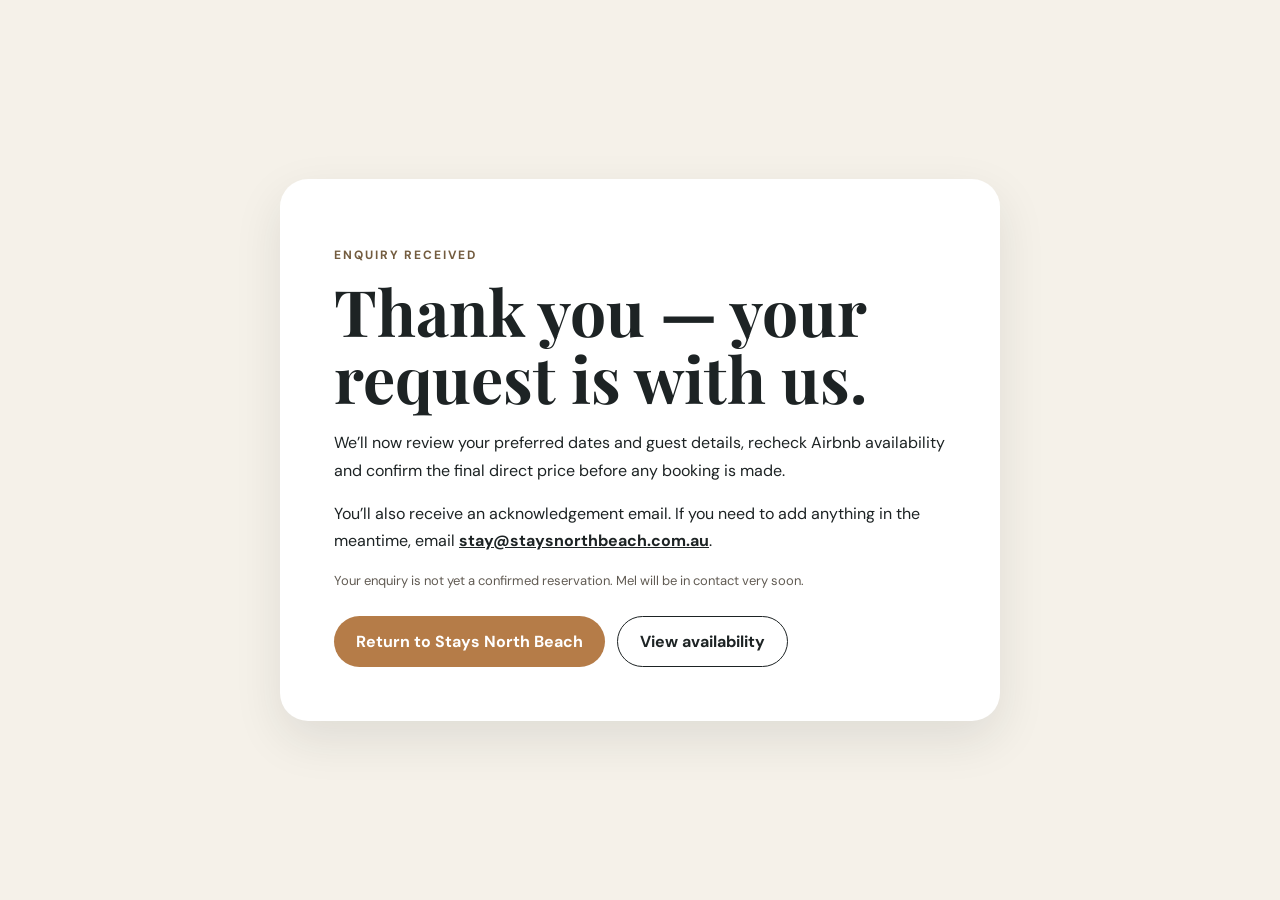
<file: thank-you.html>
<!doctype html>
<html lang="en-AU">
<head>
  <meta charset="utf-8">
  <meta name="viewport" content="width=device-width,initial-scale=1">
  <title>Enquiry received | Stays North Beach</title>
  <meta name="description" content="Thank you for your Stays North Beach enquiry. We have received your request and will be in contact very soon.">
  <meta name="robots" content="noindex,nofollow">
  <meta name="theme-color" content="#171a1a">
  <link rel="preconnect" href="https://fonts.googleapis.com">
  <link rel="preconnect" href="https://fonts.gstatic.com" crossorigin>
  <link href="https://fonts.googleapis.com/css2?family=DM+Sans:wght@400;500;600;700&family=Playfair+Display:wght@500;600&display=swap" rel="stylesheet">
  <link rel="stylesheet" href="styles.css?v=20261013-1">
  <link rel="stylesheet" href="site-upgrades.css?v=20261013-3">
</head>
<body>
  <main class="thank-you-page">
    <section class="thank-you-card">
      <p class="eyebrow dark">ENQUIRY RECEIVED</p>
      <h1>Thank you — your request is with us.</h1>
      <p>We’ll now review your preferred dates and guest details, recheck Airbnb availability and confirm the final direct price before any booking is made.</p>
      <p>You’ll also receive an acknowledgement email. If you need to add anything in the meantime, email <a href="mailto:stay@staysnorthbeach.com.au"><strong>stay@staysnorthbeach.com.au</strong></a>.</p>
      <p class="small-note">Your enquiry is not yet a confirmed reservation. Mel will be in contact very soon.</p>
      <div class="thank-you-actions"><a class="button" href="/">Return to Stays North Beach</a><a class="button button-secondary" href="/#availability">View availability</a></div>
    </section>
  </main>
</body>
</html>
</file>
<file: styles.css>
*{box-sizing:border-box}html{scroll-behavior:smooth;-webkit-text-size-adjust:100%}body{margin:0;min-width:320px;overflow-x:hidden;font-family:'DM Sans',sans-serif;color:#1d2324;background:#f5f1e9}a{color:inherit}button,input,select,textarea{font:inherit}img{max-width:100%;height:auto}#stays,#availability,#contact{scroll-margin-top:96px}.site-header{position:sticky;top:0;z-index:20;display:flex;justify-content:space-between;align-items:center;gap:24px;padding:14px clamp(18px,5vw,72px);background:rgba(245,241,233,.96);backdrop-filter:blur(10px);border-bottom:1px solid #d7d0c5}.brand{display:flex;align-items:center;gap:10px;text-decoration:none;flex:0 0 auto}.brand-mark{display:grid;place-items:center;width:42px;height:42px;border-radius:50%;background:#1e292b;color:#fff;font-weight:700}.brand span:last-child{display:flex;flex-direction:column}.brand small{font-size:11px;text-transform:uppercase;letter-spacing:.15em}.header-actions{display:flex;align-items:center;gap:10px;min-width:0}.site-header nav{display:flex;align-items:center;gap:8px;flex-wrap:wrap;justify-content:flex-end}.site-header nav a{display:flex;align-items:center;min-height:44px;padding:8px 10px;border-radius:999px;text-decoration:none;font-size:14px;font-weight:600;white-space:nowrap}.site-header nav a:hover{background:#ebe4d9}.social-links{display:flex;align-items:center;gap:8px;flex:0 0 auto}.social-links a{text-decoration:none}.social-links-header a{display:grid;place-items:center;width:40px;height:40px;min-width:40px;max-width:40px;min-height:40px;max-height:40px;overflow:hidden;border-radius:50%;background:#fff;border:1px solid #d7d0c5;color:#1e292b;transition:transform .15s ease,background .15s ease;flex:0 0 40px}.social-links-header a:hover{background:#ebe4d9;transform:translateY(-1px)}.social-links-header svg{display:block!important;width:18px!important;height:18px!important;min-width:18px!important;max-width:18px!important;min-height:18px!important;max-height:18px!important;fill:currentColor!important;flex:none!important}.hero{min-height:72vh;padding:clamp(64px,8vw,110px) clamp(22px,8vw,120px);display:grid;grid-template-columns:minmax(0,1.3fr) minmax(280px,.7fr);gap:clamp(32px,5vw,70px);align-items:center;background:linear-gradient(135deg,#1c2728,#2e3a38);color:#fff}.hero>div:first-child{max-width:820px}.eyebrow{font-size:12px;letter-spacing:.16em;font-weight:700;line-height:1.5}.eyebrow.dark{color:#735c3f}.eyebrow.light{color:#d3b17b}.hero h1,.section h2,.stay-grid h3{font-family:'Playfair Display',serif}.hero h1{font-size:clamp(46px,7vw,92px);line-height:.96;margin:16px 0;overflow-wrap:anywhere}.hero em{color:#d6b178}.lead{font-size:clamp(17px,1.5vw,20px);line-height:1.7;max-width:720px}.hero-panel{display:flex;flex-direction:column;gap:16px;padding:clamp(24px,3vw,38px);border:1px solid rgba(255,255,255,.2);border-radius:26px;background:rgba(255,255,255,.06);font-family:'Playfair Display',serif;font-size:clamp(22px,2.4vw,30px)}.hero-cta-row{display:flex;align-items:center;gap:14px;flex-wrap:wrap;margin-top:18px}.direct-save-pill{display:inline-flex;align-items:center;min-height:42px;padding:10px 14px;border:1px solid rgba(255,255,255,.28);border-radius:999px;background:rgba(255,255,255,.08);font-size:14px;font-weight:700;color:#f2d8b2}.button{display:inline-flex;align-items:center;justify-content:center;min-height:48px;border:0;border-radius:999px;background:#b57c48;color:#fff;padding:14px 22px;font-weight:700;text-decoration:none;cursor:pointer;touch-action:manipulation}.button:hover{filter:brightness(.96)}.button:focus-visible,.cal-nav:focus-visible,.cal-day:focus-visible,.site-header a:focus-visible,.request input:focus-visible,.request select:focus-visible,.request textarea:focus-visible,.social-links a:focus-visible{outline:3px solid #d6b178;outline-offset:2px}.section{padding:clamp(60px,7vw,96px) clamp(22px,8vw,120px)}.section-heading{max-width:820px;margin-bottom:34px}.section-heading h2{font-size:clamp(38px,5vw,64px);line-height:1.05;margin:8px 0 14px}.section-heading p{line-height:1.7}.stay-grid,.availability-grid{display:grid;grid-template-columns:repeat(2,minmax(0,1fr));gap:clamp(18px,2vw,26px);max-width:1400px}.stay-grid article{background:#1e292b;color:#fff;padding:clamp(26px,3vw,38px);border-radius:26px;min-height:280px}.stay-grid h3{font-size:clamp(31px,3vw,40px);line-height:1.05;margin:18px 0;overflow-wrap:anywhere}.stay-grid p{line-height:1.7}.detail{color:#d6b178;font-weight:700}.availability{background:#fff}.direct-save-banner{max-width:1400px;display:flex;flex-direction:column;gap:5px;margin:0 0 18px;padding:18px 20px;border-radius:16px;background:#2f5b38;color:#fff;box-shadow:0 8px 24px rgba(47,91,56,.12)}.direct-save-banner strong{font-size:20px}.direct-save-banner span{line-height:1.6;color:#eef5ef}.request-saving{margin-top:14px;padding:13px 15px;border-left:4px solid #b57c48;border-radius:8px;background:#f0e4d7;color:#4d3928}.status{max-width:1400px;margin:12px 0 26px;padding:14px 16px;border-radius:14px;background:#f0ece4;line-height:1.5}.availability-card{min-width:0;padding:clamp(18px,2.5vw,28px);border:1px solid #ddd5ca;border-radius:22px;background:#faf8f4}.availability-card h3{margin-top:0;overflow-wrap:anywhere}.calendar-list{margin-top:18px}.calendar-shell{min-width:0;background:#fff;border:1px solid #e3ddd4;border-radius:18px;padding:clamp(12px,1.6vw,18px)}.calendar-toolbar{display:grid;grid-template-columns:44px minmax(0,1fr) 44px;align-items:center;gap:8px;margin-bottom:14px}.calendar-title{text-align:center;font-family:'Playfair Display',serif;font-size:clamp(20px,2vw,25px);font-weight:600;line-height:1.2}.cal-nav{display:grid;place-items:center;width:44px;height:44px;border:1px solid #d8d0c4;border-radius:50%;background:#f7f3ec;cursor:pointer;font-size:26px;line-height:1;color:#3d4748;touch-action:manipulation}.cal-nav:hover{background:#eee6dc}.calendar-grid{display:grid;grid-template-columns:repeat(7,minmax(0,1fr));gap:clamp(3px,.6vw,6px)}.cal-weekday{text-align:center;font-size:11px;font-weight:700;letter-spacing:.04em;text-transform:uppercase;color:#71695f;padding:6px 0}.cal-day{aspect-ratio:1/1;min-width:0;display:flex;align-items:center;justify-content:center;border-radius:10px;font-size:clamp(11px,1.2vw,14px);font-weight:600;position:relative;border:1px solid transparent;padding:0}.cal-day.available{background:#edf5ed;color:#2f5b38;border-color:#d5e6d5}.cal-day.blocked{background:#efe7e2;color:#885348;border-color:#e4d3cc}.cal-day.past{opacity:.38}.cal-day.today{outline:2px solid #b57c48;outline-offset:1px}.cal-day.empty{background:transparent;border:0}.cal-day.available:not(.past){cursor:pointer;touch-action:manipulation}.cal-day.available:not(.past):hover{background:#dfeee0}.cal-day.selected-start,.cal-day.selected-end{background:#b57c48;color:#fff;border-color:#9c6638}.cal-day.selected-range{background:#e8d7c5;color:#6c4929;border-color:#dbc1a8}.calendar-legend{display:flex;gap:16px;flex-wrap:wrap;margin-top:14px;font-size:12px;color:#5e5952}.calendar-legend span{display:flex;align-items:center;gap:7px}.legend-dot{width:10px;height:10px;border-radius:50%;display:inline-block}.available-dot{background:#b7d7b9}.blocked-dot{background:#c99686}.selected-dot{background:#b57c48}.calendar-help{margin:14px 0 0;padding:11px 12px;border-radius:10px;background:#f7f3ec;color:#514a43;font-size:13px;line-height:1.5}.request form{max-width:900px}.form-grid{display:grid;grid-template-columns:repeat(2,minmax(0,1fr));gap:18px}.request label{display:grid;gap:8px;margin-bottom:16px;font-weight:600}.request input,.request select,.request textarea{width:100%;min-height:48px;padding:13px;border:1px solid #cfc7ba;border-radius:10px;background:#fff;font:inherit;color:#1d2324}.request textarea{min-height:120px;resize:vertical}.hidden{display:none}.form-message{font-weight:600;line-height:1.5}.small-note{font-size:13px;color:#615b53;line-height:1.6}footer{display:flex;justify-content:space-between;align-items:center;gap:22px;padding:30px clamp(22px,8vw,120px);background:#1e292b;color:#fff}.footer-brand{display:flex;flex-direction:column;gap:4px}.social-links-footer{flex-wrap:wrap}.social-links-footer a{display:inline-flex;align-items:center;justify-content:center;min-height:44px;padding:10px 14px;border:1px solid rgba(255,255,255,.24);border-radius:999px;color:#fff;font-weight:600}.social-links-footer a:hover{background:rgba(255,255,255,.08)}
@media(max-width:1050px){.hero{grid-template-columns:1fr;min-height:auto}.hero-panel{max-width:620px}.stay-grid,.availability-grid{grid-template-columns:1fr}.availability-card{max-width:760px}.section-heading{margin-bottom:28px}.header-actions{gap:6px}.site-header nav{gap:4px}.site-header nav a{padding-left:8px;padding-right:8px}}
@media(max-width:800px){#stays,#availability,#contact{scroll-margin-top:78px}.site-header{padding:10px 16px}.site-header nav{display:none}.header-actions{margin-left:auto}.social-links-header a{width:38px;height:38px;min-width:38px;max-width:38px;min-height:38px;max-height:38px;flex-basis:38px}.social-links-header svg{width:17px!important;height:17px!important;min-width:17px!important;max-width:17px!important;min-height:17px!important;max-height:17px!important}.brand-mark{width:38px;height:38px}.hero{padding:56px 20px 64px;gap:28px}.hero h1{font-size:clamp(42px,13vw,64px)}.hero-panel{font-size:24px}.hero-cta-row{align-items:stretch}.direct-save-pill{width:100%;justify-content:center}.section{padding:54px 18px}.section-heading h2{font-size:clamp(36px,11vw,52px)}.stay-grid article{min-height:0}.availability-card{padding:16px}.calendar-shell{padding:12px}.calendar-toolbar{grid-template-columns:44px minmax(0,1fr) 44px}.calendar-grid{gap:3px}.cal-weekday{font-size:10px;letter-spacing:0}.cal-day{font-size:12px;border-radius:8px}.calendar-legend{gap:12px}.direct-save-banner{padding:16px}.direct-save-banner strong{font-size:18px}.form-grid{grid-template-columns:1fr;gap:0}.request input,.request select,.request textarea{font-size:16px}.request .button{width:100%}footer{flex-direction:column;align-items:flex-start;gap:16px;padding:26px 18px}.social-links-footer{width:100%}.social-links-footer a{flex:1;min-width:120px}}
@media(max-width:420px){.hero{padding-left:16px;padding-right:16px}.section{padding-left:14px;padding-right:14px}.availability-card{padding:12px}.calendar-shell{padding:10px}.calendar-toolbar{grid-template-columns:40px minmax(0,1fr) 40px}.cal-nav{width:40px;height:40px}.calendar-title{font-size:19px}.calendar-grid{gap:2px}.cal-day{font-size:11px;border-radius:7px}.cal-weekday{font-size:9px}.calendar-help{font-size:12px;padding:10px}.calendar-legend{font-size:11px}.site-header{padding-left:12px;padding-right:12px}.brand small{font-size:10px}.social-links-header{gap:6px}.social-links-header a{width:36px;height:36px;min-width:36px;max-width:36px;min-height:36px;max-height:36px;flex-basis:36px}.social-links-header svg{width:16px!important;height:16px!important;min-width:16px!important;max-width:16px!important;min-height:16px!important;max-height:16px!important}.social-links-footer{flex-direction:column}.social-links-footer a{width:100%}}
</file>
<file: site-upgrades.css>
.hero-premium{align-items:stretch;gap:clamp(28px,5vw,72px);padding-top:clamp(42px,6vw,84px);padding-bottom:clamp(42px,6vw,84px)}.hero-premium .hero-copy{display:flex;flex-direction:column;justify-content:center}.hero-premium .lead{max-width:760px}.hero-visual{margin:0;position:relative;overflow:hidden;border-radius:28px;min-height:520px;background:#111}.hero-visual img{width:100%;height:100%;min-height:520px;object-fit:cover;display:block}.hero-visual:after{content:"";position:absolute;inset:auto 0 0 0;height:34%;background:linear-gradient(transparent,rgba(0,0,0,.72));pointer-events:none}.hero-visual figcaption{position:absolute;z-index:2;left:24px;bottom:20px;color:#fff;font-size:13px;letter-spacing:.18em;text-transform:uppercase}.button-secondary{background:transparent!important;color:inherit!important;border:1px solid currentColor!important}.hero-trust{display:flex;flex-wrap:wrap;gap:10px;margin-top:22px}.hero-trust span{padding:9px 13px;border-radius:999px;border:1px solid rgba(255,255,255,.22);font-size:12px;letter-spacing:.08em;text-transform:uppercase}.stay-card{overflow:hidden;padding:0!important}.stay-card .stay-copy{padding:clamp(26px,3vw,38px)}.stay-photo-main{display:block;width:100%;height:clamp(280px,34vw,470px);object-fit:cover}.stay-gallery{display:grid;grid-template-columns:repeat(2,minmax(0,1fr));gap:8px;padding:8px}.stay-gallery img{display:block;width:100%;aspect-ratio:4/3;object-fit:cover;border-radius:14px}.premium-stay-grid .stay-card{box-shadow:0 18px 50px rgba(22,24,23,.08)}.booking-benefits{background:#18201d;color:#fff}.booking-benefits .section-heading .eyebrow,.booking-benefits .section-heading h2{color:#fff}.benefit-grid{display:grid;grid-template-columns:repeat(3,minmax(0,1fr));gap:16px}.benefit-grid article{padding:26px;border:1px solid rgba(255,255,255,.14);border-radius:18px;background:rgba(255,255,255,.05)}.benefit-grid strong{display:block;font-family:'Playfair Display',serif;font-size:28px;margin-bottom:9px}.benefit-grid span{line-height:1.65;color:rgba(255,255,255,.82)}.local-area{background:#f0ece4}.local-grid{display:grid;grid-template-columns:repeat(4,minmax(0,1fr));gap:16px;max-width:1400px}.local-grid article{display:flex;flex-direction:column;gap:8px;padding:22px;border-radius:18px;background:#fff;border:1px solid #ddd5ca}.local-grid strong{font-family:'Playfair Display',serif;font-size:23px;color:#1e292b}.local-grid span{line-height:1.6;color:#514a43}.faq-section{background:#faf8f4}.faq-list{max-width:980px;display:grid;gap:12px}.faq-list details{background:#fff;border:1px solid #ddd5ca;border-radius:16px;padding:0 20px}.faq-list summary{cursor:pointer;list-style:none;font-weight:700;padding:20px 34px 20px 0;position:relative}.faq-list summary::-webkit-details-marker{display:none}.faq-list summary:after{content:"+";position:absolute;right:0;top:14px;font-size:27px;font-weight:400}.faq-list details[open] summary:after{content:"–"}.faq-list details p{margin:0 0 20px;line-height:1.7;color:#514a43}.contact-email{margin-top:14px;font-size:15px;line-height:1.6}.contact-email a{font-weight:700;text-underline-offset:3px}.form-confirm-note,.privacy-note{margin:14px 0 18px;padding:14px 16px;border-radius:12px;line-height:1.6}.form-confirm-note{background:#f0ece4}.privacy-note{background:#f7f5f0;border:1px solid #ded8ce;font-size:13px;color:#5a544e}.footer-small{font-size:12px;opacity:.72}.thank-you-page{min-height:100vh;display:grid;place-items:center;padding:28px;background:#f5f1e9}.thank-you-card{width:min(720px,100%);padding:clamp(28px,5vw,54px);border-radius:28px;background:#fff;box-shadow:0 18px 48px rgba(29,35,36,.1)}.thank-you-card h1{font-family:'Playfair Display',serif;font-size:clamp(40px,7vw,64px);line-height:1.05;margin:10px 0 18px}.thank-you-card p{line-height:1.7}.thank-you-actions{display:flex;gap:12px;flex-wrap:wrap;margin-top:24px}@media(max-width:1050px){.hero-premium{grid-template-columns:1fr}.hero-visual,.hero-visual img{min-height:440px}.local-grid{grid-template-columns:repeat(2,minmax(0,1fr))}.benefit-grid{grid-template-columns:1fr 1fr}.benefit-grid article:last-child{grid-column:1/-1}}@media(max-width:800px){.hero-premium{padding-top:34px}.hero-visual,.hero-visual img{min-height:340px}.stay-photo-main{height:300px}.stay-gallery{grid-template-columns:1fr 1fr}.thank-you-actions .button{width:100%}.benefit-grid{grid-template-columns:1fr}.benefit-grid article:last-child{grid-column:auto}.hero-trust{gap:8px}.hero-trust span{font-size:11px}}@media(max-width:560px){.local-grid{grid-template-columns:1fr}.hero-visual,.hero-visual img{min-height:285px}.hero-visual figcaption{left:16px;bottom:14px}.hero-cta-row .button{width:100%;text-align:center}.faq-list details{padding:0 16px}}@media(max-width:480px){.stay-gallery{grid-template-columns:1fr}.stay-photo-main{height:250px}.hero-trust span{width:100%;text-align:center}}

/* Homepage hero: use the two verified real property photos side-by-side. */
.hero.premium-hero{position:relative;isolation:isolate;min-height:78vh;background-color:#18201d;background-image:url('assets/midnight-hero.jpg'),url('assets/front-courtyard.jpg');background-repeat:no-repeat,no-repeat;background-position:left center,right center;background-size:55% auto,55% auto;overflow:hidden}.hero.premium-hero::before{content:"";position:absolute;inset:0;z-index:0;background:linear-gradient(90deg,rgba(10,14,14,.88) 0%,rgba(10,14,14,.72) 43%,rgba(10,14,14,.56) 66%,rgba(10,14,14,.44) 100%);pointer-events:none}.hero.premium-hero>div{position:relative;z-index:1}.hero.premium-hero>div:first-child{max-width:860px;text-shadow:0 2px 20px rgba(0,0,0,.72)}.hero.premium-hero h1,.hero.premium-hero .lead,.hero.premium-hero .eyebrow,.hero.premium-hero .trust-row,.hero.premium-hero .hero-panel{color:#fff7e8}.hero.premium-hero h1 em{color:#ffd28a}.hero.premium-hero .lead{color:#fffaf1}.hero.premium-hero .eyebrow{color:#ffe8bf}.hero.premium-hero .trust-row span{color:#fff7e8;border-color:rgba(255,247,232,.45)}.hero.premium-hero .hero-panel{background:rgba(12,18,18,.56);border-color:rgba(255,247,232,.38);backdrop-filter:blur(4px);box-shadow:0 14px 40px rgba(0,0,0,.28)}@media(max-width:1050px){.hero.premium-hero{min-height:70vh;background-size:62% auto,62% auto;background-position:left center,right center}.hero.premium-hero .hero-panel{max-width:520px}}@media(max-width:800px){.hero.premium-hero{min-height:72vh;background-image:url('assets/midnight-hero.jpg'),url('assets/front-courtyard.jpg');background-size:auto 58%,auto 58%;background-position:center top,center bottom}.hero.premium-hero::before{background:linear-gradient(180deg,rgba(10,14,14,.80) 0%,rgba(10,14,14,.70) 54%,rgba(10,14,14,.62) 100%)}.hero.premium-hero>div:first-child{max-width:100%}.hero.premium-hero .hero-panel{background:rgba(12,18,18,.62)}}

/* Direct-booking benefits: dark readable text on the light section used by the live homepage. */
.benefits-section{background:#f5f1e9;color:#1e292b}.benefits-section .section-heading .eyebrow,.benefits-section .section-heading h2{color:#1e292b}.benefits-section .benefit-grid article{background:#fff;border-color:#ddd5ca;box-shadow:0 8px 24px rgba(30,41,43,.06)}.benefits-section .benefit-grid strong{color:#1e292b}.benefits-section .benefit-grid span{color:#514a43}
</file>
